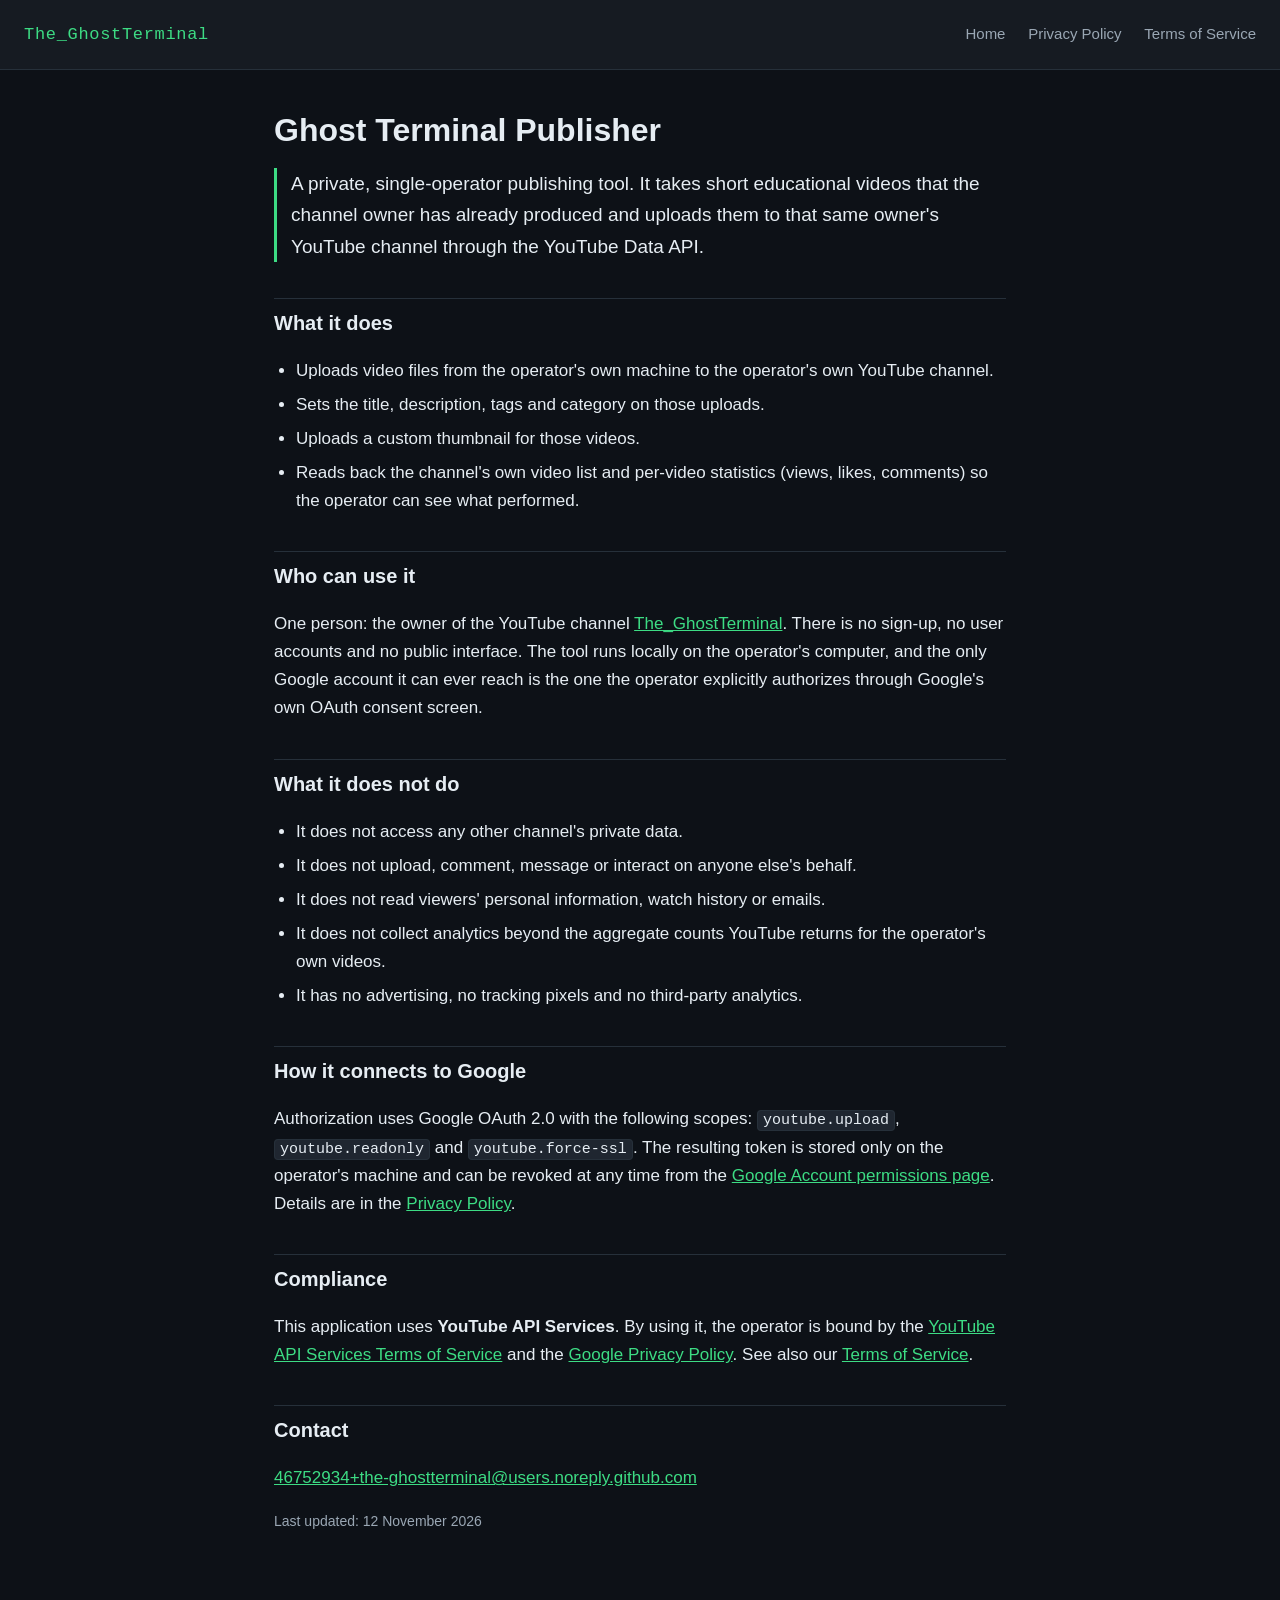
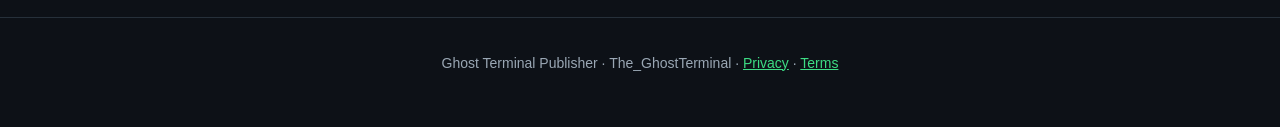
<file: index.html>
<!doctype html>
<html lang="en">
<head>
<meta charset="utf-8">
<meta name="viewport" content="width=device-width,initial-scale=1">
<title>Ghost Terminal Publisher — home</title>
<link rel="stylesheet" href="style.css">
</head>
<body>
<header>
  <p class="brand">The_GhostTerminal</p>
  <nav>
    <a href="index.html">Home</a>
    <a href="privacy.html">Privacy Policy</a>
    <a href="terms.html">Terms of Service</a>
  </nav>
</header>

<main>
<h1>Ghost Terminal Publisher</h1>

<p class="lede">
  A private, single-operator publishing tool. It takes short educational videos
  that the channel owner has already produced and uploads them to that same
  owner's YouTube channel through the YouTube Data API.
</p>

<h2>What it does</h2>
<ul>
  <li>Uploads video files from the operator's own machine to the operator's own
      YouTube channel.</li>
  <li>Sets the title, description, tags and category on those uploads.</li>
  <li>Uploads a custom thumbnail for those videos.</li>
  <li>Reads back the channel's own video list and per-video statistics
      (views, likes, comments) so the operator can see what performed.</li>
</ul>

<h2>Who can use it</h2>
<p>
  One person: the owner of the YouTube channel
  <a href="https://www.youtube.com/@the_ghostterminal">The_GhostTerminal</a>.
  There is no sign-up, no user accounts and no public interface. The tool runs
  locally on the operator's computer, and the only Google account it can ever
  reach is the one the operator explicitly authorizes through Google's own
  OAuth consent screen.
</p>

<h2>What it does not do</h2>
<ul>
  <li>It does not access any other channel's private data.</li>
  <li>It does not upload, comment, message or interact on anyone else's behalf.</li>
  <li>It does not read viewers' personal information, watch history or emails.</li>
  <li>It does not collect analytics beyond the aggregate counts YouTube
      returns for the operator's own videos.</li>
  <li>It has no advertising, no tracking pixels and no third-party analytics.</li>
</ul>

<h2>How it connects to Google</h2>
<p>
  Authorization uses Google OAuth 2.0 with the following scopes:
  <code>youtube.upload</code>, <code>youtube.readonly</code> and
  <code>youtube.force-ssl</code>. The resulting token is stored only on the
  operator's machine and can be revoked at any time from the
  <a href="https://myaccount.google.com/permissions">Google Account permissions page</a>.
  Details are in the <a href="privacy.html">Privacy Policy</a>.
</p>

<h2>Compliance</h2>
<p>
  This application uses <strong>YouTube API Services</strong>. By using it, the
  operator is bound by the
  <a href="https://developers.google.com/youtube/terms/api-services-terms-of-service">YouTube API Services Terms of Service</a>
  and the
  <a href="https://policies.google.com/privacy">Google Privacy Policy</a>.
  See also our <a href="terms.html">Terms of Service</a>.
</p>

<h2>Contact</h2>
<p>
  <a href="mailto:46752934+the-ghostterminal@users.noreply.github.com">46752934+the-ghostterminal@users.noreply.github.com</a>
</p>

<p class="updated">Last updated: 12 November 2026</p>
</main>

<footer>
  <p>Ghost Terminal Publisher · The_GhostTerminal ·
     <a href="privacy.html">Privacy</a> · <a href="terms.html">Terms</a></p>
</footer>
</body>
</html>
</file>
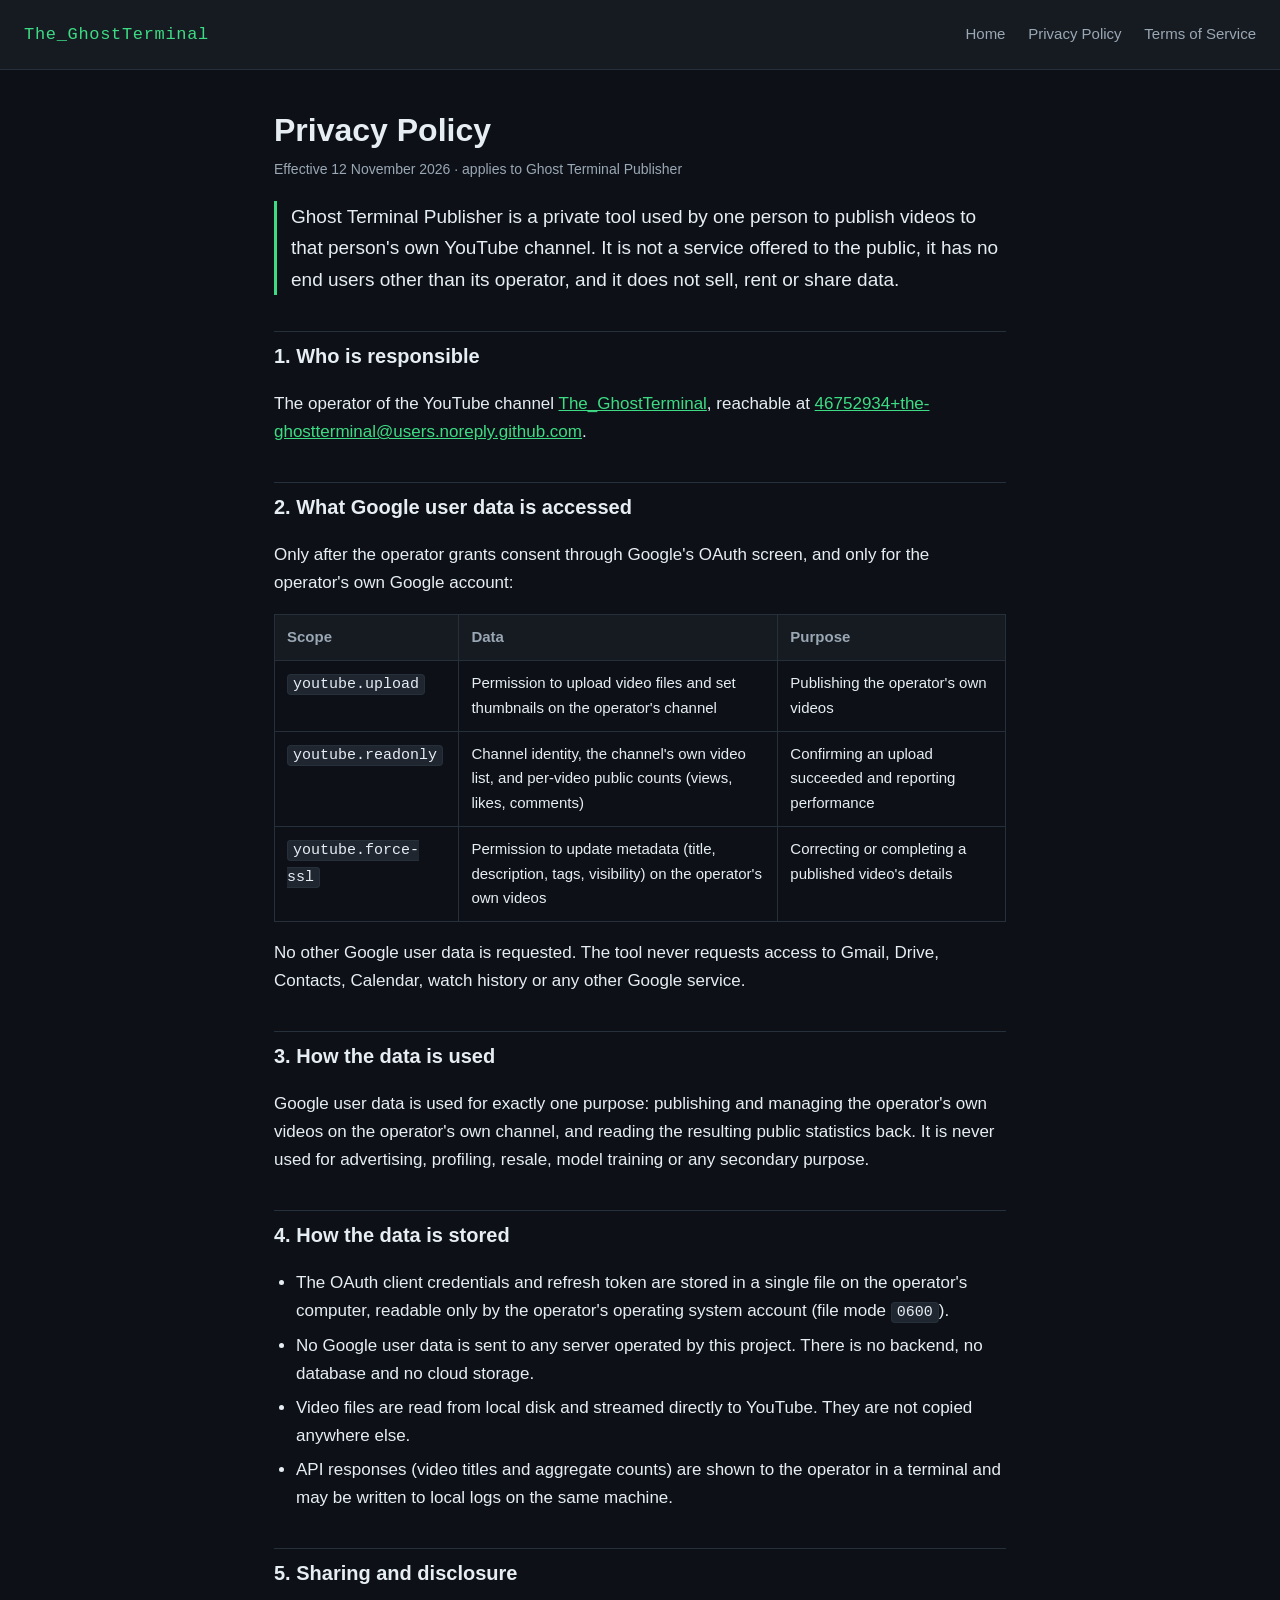
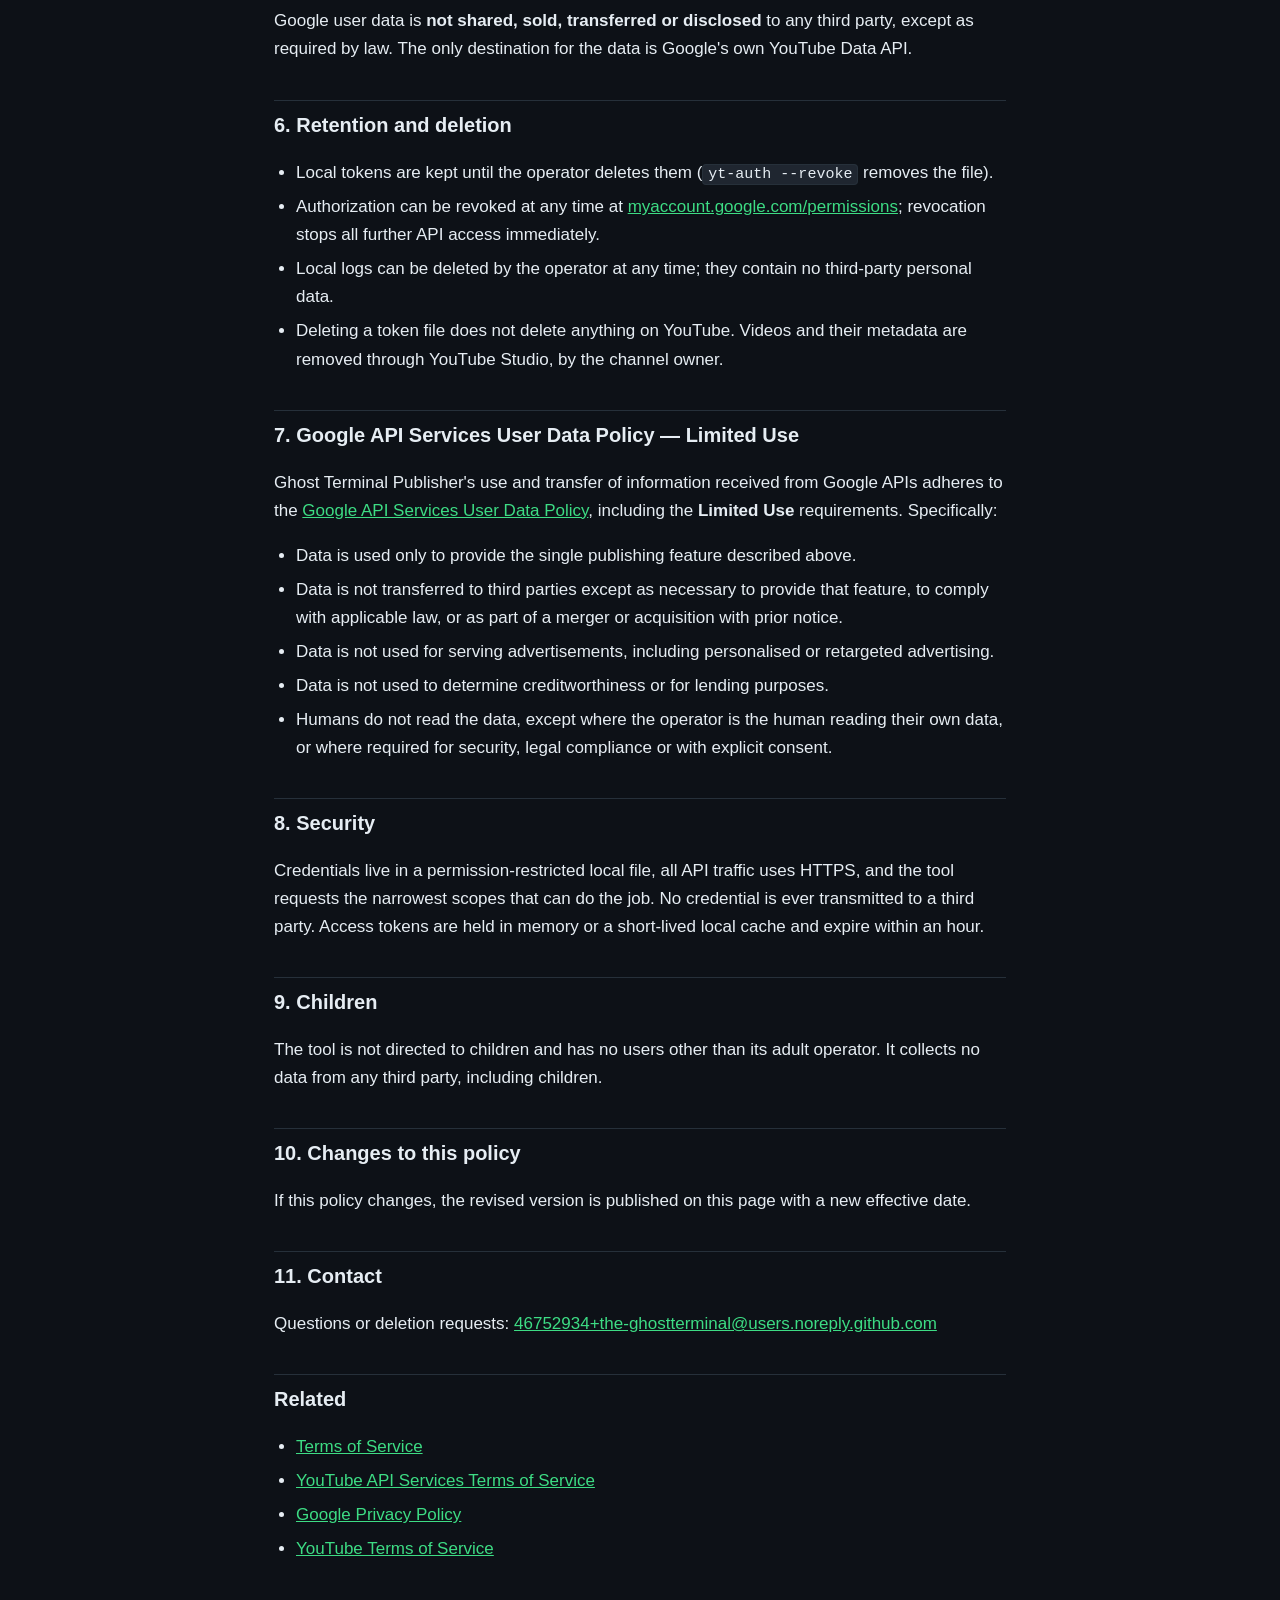
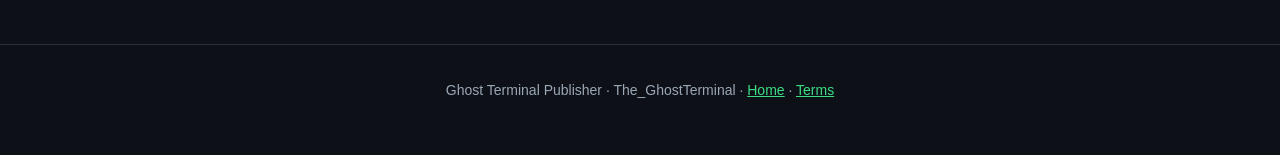
<file: privacy.html>
<!doctype html>
<html lang="en">
<head>
<meta charset="utf-8">
<meta name="viewport" content="width=device-width,initial-scale=1">
<title>Ghost Terminal Publisher — Privacy Policy</title>
<link rel="stylesheet" href="style.css">
</head>
<body>
<header>
  <p class="brand">The_GhostTerminal</p>
  <nav>
    <a href="index.html">Home</a>
    <a href="privacy.html">Privacy Policy</a>
    <a href="terms.html">Terms of Service</a>
  </nav>
</header>

<main>
<h1>Privacy Policy</h1>
<p class="updated">Effective 12 November 2026 · applies to Ghost Terminal Publisher</p>

<p class="lede">
  Ghost Terminal Publisher is a private tool used by one person to publish
  videos to that person's own YouTube channel. It is not a service offered to
  the public, it has no end users other than its operator, and it does not sell,
  rent or share data.
</p>

<h2>1. Who is responsible</h2>
<p>
  The operator of the YouTube channel
  <a href="https://www.youtube.com/@the_ghostterminal">The_GhostTerminal</a>,
  reachable at
  <a href="mailto:46752934+the-ghostterminal@users.noreply.github.com">46752934+the-ghostterminal@users.noreply.github.com</a>.
</p>

<h2>2. What Google user data is accessed</h2>
<p>Only after the operator grants consent through Google's OAuth screen, and only for the operator's own Google account:</p>
<table>
  <thead><tr><th>Scope</th><th>Data</th><th>Purpose</th></tr></thead>
  <tbody>
    <tr>
      <td><code>youtube.upload</code></td>
      <td>Permission to upload video files and set thumbnails on the operator's channel</td>
      <td>Publishing the operator's own videos</td>
    </tr>
    <tr>
      <td><code>youtube.readonly</code></td>
      <td>Channel identity, the channel's own video list, and per-video public counts (views, likes, comments)</td>
      <td>Confirming an upload succeeded and reporting performance</td>
    </tr>
    <tr>
      <td><code>youtube.force-ssl</code></td>
      <td>Permission to update metadata (title, description, tags, visibility) on the operator's own videos</td>
      <td>Correcting or completing a published video's details</td>
    </tr>
  </tbody>
</table>
<p>
  No other Google user data is requested. The tool never requests access to
  Gmail, Drive, Contacts, Calendar, watch history or any other Google service.
</p>

<h2>3. How the data is used</h2>
<p>
  Google user data is used for exactly one purpose: publishing and managing the
  operator's own videos on the operator's own channel, and reading the resulting
  public statistics back. It is never used for advertising, profiling,
  resale, model training or any secondary purpose.
</p>

<h2>4. How the data is stored</h2>
<ul>
  <li>The OAuth client credentials and refresh token are stored in a single
      file on the operator's computer, readable only by the operator's operating
      system account (file mode <code>0600</code>).</li>
  <li>No Google user data is sent to any server operated by this project. There
      is no backend, no database and no cloud storage.</li>
  <li>Video files are read from local disk and streamed directly to YouTube.
      They are not copied anywhere else.</li>
  <li>API responses (video titles and aggregate counts) are shown to the
      operator in a terminal and may be written to local logs on the same
      machine.</li>
</ul>

<h2>5. Sharing and disclosure</h2>
<p>
  Google user data is <strong>not shared, sold, transferred or disclosed</strong>
  to any third party, except as required by law. The only destination for the
  data is Google's own YouTube Data API.
</p>

<h2>6. Retention and deletion</h2>
<ul>
  <li>Local tokens are kept until the operator deletes them
      (<code>yt-auth --revoke</code> removes the file).</li>
  <li>Authorization can be revoked at any time at
      <a href="https://myaccount.google.com/permissions">myaccount.google.com/permissions</a>;
      revocation stops all further API access immediately.</li>
  <li>Local logs can be deleted by the operator at any time; they contain no
      third-party personal data.</li>
  <li>Deleting a token file does not delete anything on YouTube. Videos and their
      metadata are removed through YouTube Studio, by the channel owner.</li>
</ul>

<h2>7. Google API Services User Data Policy — Limited Use</h2>
<p>
  Ghost Terminal Publisher's use and transfer of information received from
  Google APIs adheres to the
  <a href="https://developers.google.com/terms/api-services-user-data-policy">Google API Services User Data Policy</a>,
  including the <strong>Limited Use</strong> requirements. Specifically:
</p>
<ul>
  <li>Data is used only to provide the single publishing feature described above.</li>
  <li>Data is not transferred to third parties except as necessary to provide
      that feature, to comply with applicable law, or as part of a merger or
      acquisition with prior notice.</li>
  <li>Data is not used for serving advertisements, including personalised or
      retargeted advertising.</li>
  <li>Data is not used to determine creditworthiness or for lending purposes.</li>
  <li>Humans do not read the data, except where the operator is the human
      reading their own data, or where required for security, legal compliance
      or with explicit consent.</li>
</ul>

<h2>8. Security</h2>
<p>
  Credentials live in a permission-restricted local file, all API traffic uses
  HTTPS, and the tool requests the narrowest scopes that can do the job. No
  credential is ever transmitted to a third party. Access tokens are held in
  memory or a short-lived local cache and expire within an hour.
</p>

<h2>9. Children</h2>
<p>
  The tool is not directed to children and has no users other than its adult
  operator. It collects no data from any third party, including children.
</p>

<h2>10. Changes to this policy</h2>
<p>
  If this policy changes, the revised version is published on this page with a
  new effective date.
</p>

<h2>11. Contact</h2>
<p>
  Questions or deletion requests:
  <a href="mailto:46752934+the-ghostterminal@users.noreply.github.com">46752934+the-ghostterminal@users.noreply.github.com</a>
</p>

<h2>Related</h2>
<ul>
  <li><a href="terms.html">Terms of Service</a></li>
  <li><a href="https://developers.google.com/youtube/terms/api-services-terms-of-service">YouTube API Services Terms of Service</a></li>
  <li><a href="https://policies.google.com/privacy">Google Privacy Policy</a></li>
  <li><a href="https://www.youtube.com/t/terms">YouTube Terms of Service</a></li>
</ul>
</main>

<footer>
  <p>Ghost Terminal Publisher · The_GhostTerminal ·
     <a href="index.html">Home</a> · <a href="terms.html">Terms</a></p>
</footer>
</body>
</html>
</file>
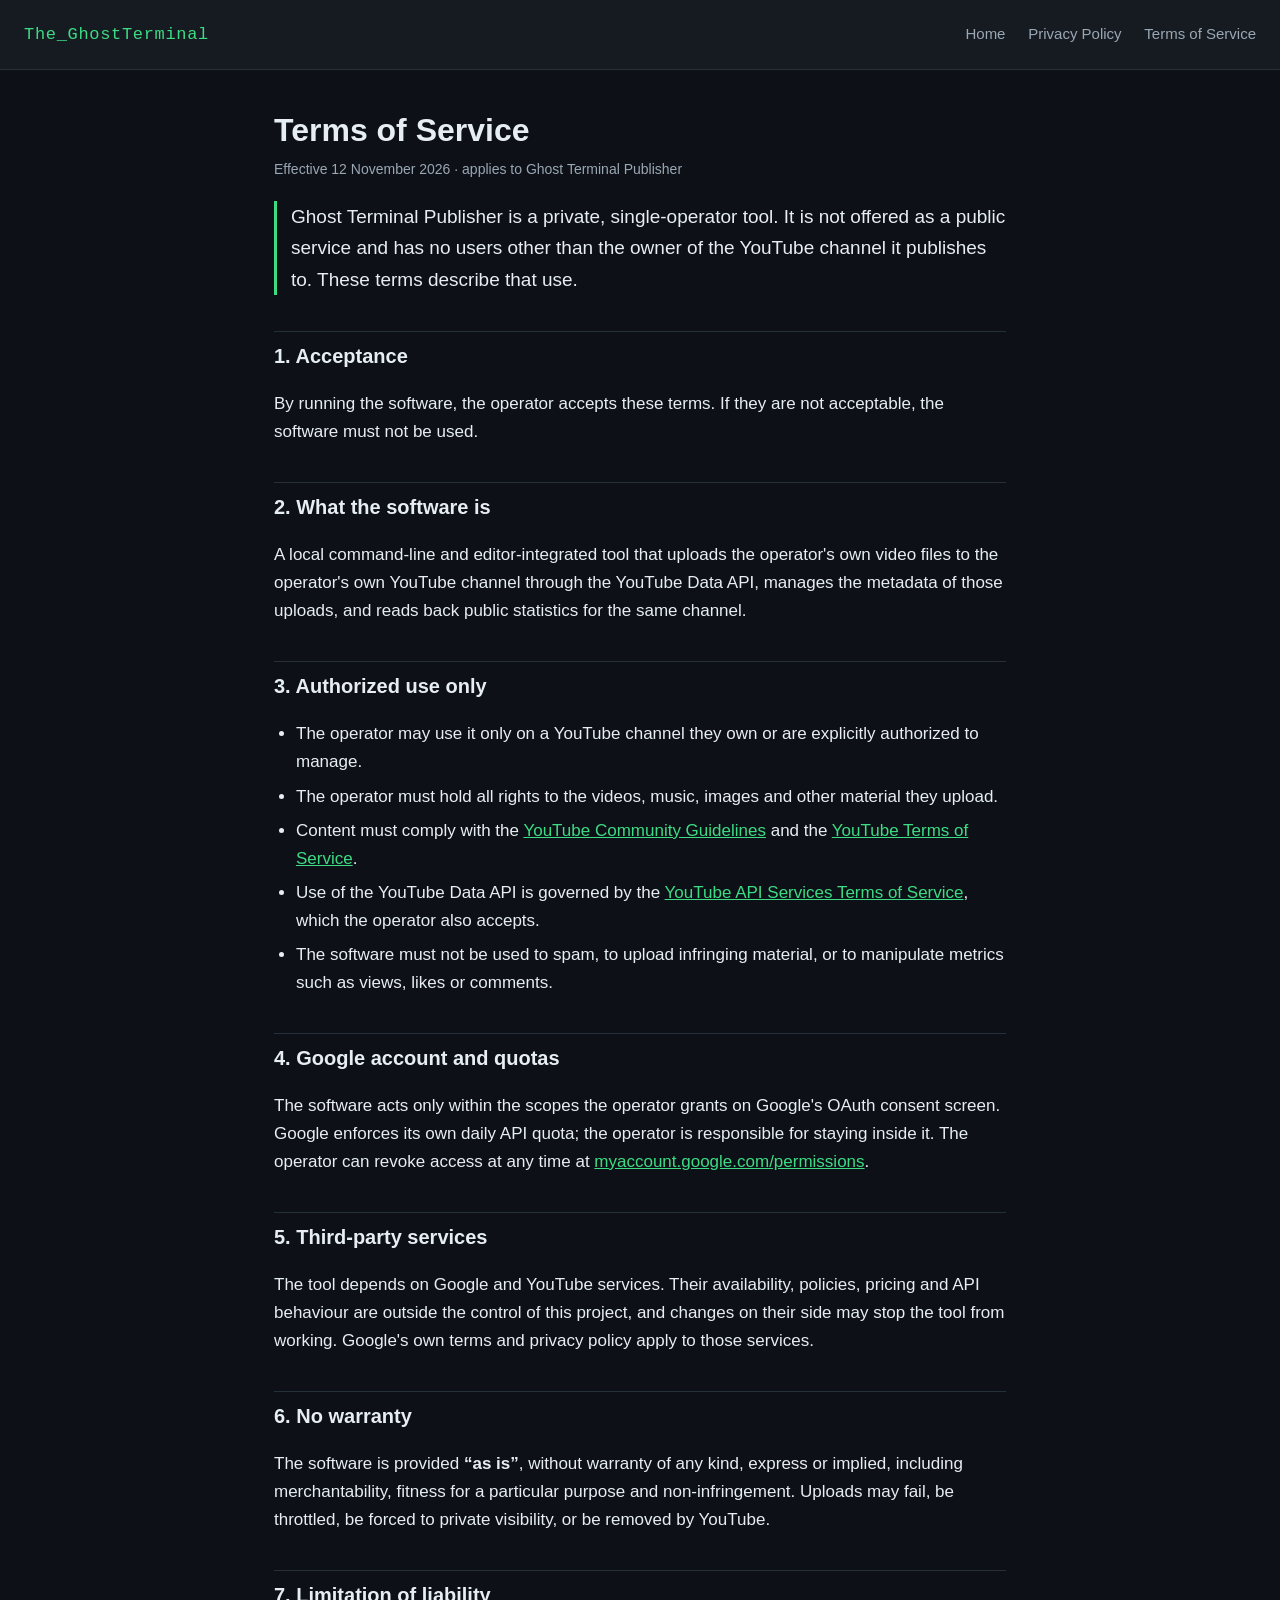
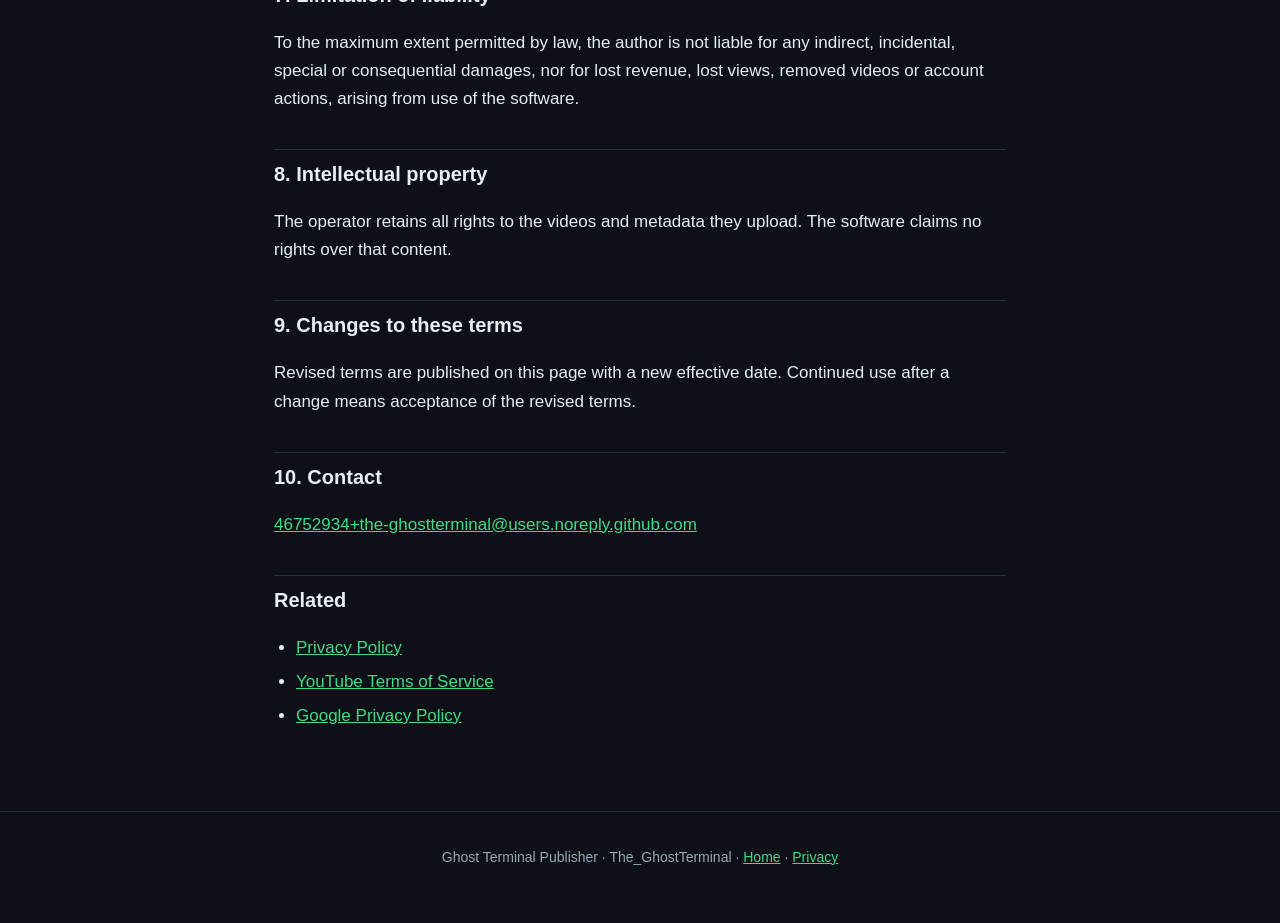
<file: terms.html>
<!doctype html>
<html lang="en">
<head>
<meta charset="utf-8">
<meta name="viewport" content="width=device-width,initial-scale=1">
<title>Ghost Terminal Publisher — Terms of Service</title>
<link rel="stylesheet" href="style.css">
</head>
<body>
<header>
  <p class="brand">The_GhostTerminal</p>
  <nav>
    <a href="index.html">Home</a>
    <a href="privacy.html">Privacy Policy</a>
    <a href="terms.html">Terms of Service</a>
  </nav>
</header>

<main>
<h1>Terms of Service</h1>
<p class="updated">Effective 12 November 2026 · applies to Ghost Terminal Publisher</p>

<p class="lede">
  Ghost Terminal Publisher is a private, single-operator tool. It is not offered
  as a public service and has no users other than the owner of the YouTube
  channel it publishes to. These terms describe that use.
</p>

<h2>1. Acceptance</h2>
<p>
  By running the software, the operator accepts these terms. If they are not
  acceptable, the software must not be used.
</p>

<h2>2. What the software is</h2>
<p>
  A local command-line and editor-integrated tool that uploads the operator's
  own video files to the operator's own YouTube channel through the YouTube Data
  API, manages the metadata of those uploads, and reads back public statistics
  for the same channel.
</p>

<h2>3. Authorized use only</h2>
<ul>
  <li>The operator may use it only on a YouTube channel they own or are
      explicitly authorized to manage.</li>
  <li>The operator must hold all rights to the videos, music, images and other
      material they upload.</li>
  <li>Content must comply with the
      <a href="https://www.youtube.com/howyoutubeworks/policies/community-guidelines/">YouTube Community Guidelines</a>
      and the
      <a href="https://www.youtube.com/t/terms">YouTube Terms of Service</a>.</li>
  <li>Use of the YouTube Data API is governed by the
      <a href="https://developers.google.com/youtube/terms/api-services-terms-of-service">YouTube API Services Terms of Service</a>,
      which the operator also accepts.</li>
  <li>The software must not be used to spam, to upload infringing material, or
      to manipulate metrics such as views, likes or comments.</li>
</ul>

<h2>4. Google account and quotas</h2>
<p>
  The software acts only within the scopes the operator grants on Google's
  OAuth consent screen. Google enforces its own daily API quota; the operator is
  responsible for staying inside it. The operator can revoke access at any time
  at <a href="https://myaccount.google.com/permissions">myaccount.google.com/permissions</a>.
</p>

<h2>5. Third-party services</h2>
<p>
  The tool depends on Google and YouTube services. Their availability, policies,
  pricing and API behaviour are outside the control of this project, and changes
  on their side may stop the tool from working. Google's own terms and privacy
  policy apply to those services.
</p>

<h2>6. No warranty</h2>
<p>
  The software is provided <strong>“as is”</strong>, without warranty of any
  kind, express or implied, including merchantability, fitness for a particular
  purpose and non-infringement. Uploads may fail, be throttled, be forced to
  private visibility, or be removed by YouTube.
</p>

<h2>7. Limitation of liability</h2>
<p>
  To the maximum extent permitted by law, the author is not liable for any
  indirect, incidental, special or consequential damages, nor for lost revenue,
  lost views, removed videos or account actions, arising from use of the
  software.
</p>

<h2>8. Intellectual property</h2>
<p>
  The operator retains all rights to the videos and metadata they upload. The
  software claims no rights over that content.
</p>

<h2>9. Changes to these terms</h2>
<p>
  Revised terms are published on this page with a new effective date. Continued
  use after a change means acceptance of the revised terms.
</p>

<h2>10. Contact</h2>
<p>
  <a href="mailto:46752934+the-ghostterminal@users.noreply.github.com">46752934+the-ghostterminal@users.noreply.github.com</a>
</p>

<h2>Related</h2>
<ul>
  <li><a href="privacy.html">Privacy Policy</a></li>
  <li><a href="https://www.youtube.com/t/terms">YouTube Terms of Service</a></li>
  <li><a href="https://policies.google.com/privacy">Google Privacy Policy</a></li>
</ul>
</main>

<footer>
  <p>Ghost Terminal Publisher · The_GhostTerminal ·
     <a href="index.html">Home</a> · <a href="privacy.html">Privacy</a></p>
</footer>
</body>
</html>
</file>
<file: style.css>
:root {
  --bg: #0d1117;
  --panel: #161b22;
  --ink: #e6edf3;
  --muted: #9aa7b4;
  --accent: #3ddc84;
  --line: #26303a;
}

* { box-sizing: border-box; }

body {
  margin: 0;
  background: var(--bg);
  color: var(--ink);
  font: 17px/1.65 -apple-system, BlinkMacSystemFont, "Segoe UI", Roboto, Helvetica, Arial, sans-serif;
}

header {
  display: flex;
  flex-wrap: wrap;
  gap: 12px 24px;
  align-items: baseline;
  justify-content: space-between;
  padding: 20px 24px;
  border-bottom: 1px solid var(--line);
  background: var(--panel);
}

.brand {
  margin: 0;
  font-family: ui-monospace, SFMono-Regular, Menlo, monospace;
  color: var(--accent);
  letter-spacing: .04em;
}

nav a {
  margin-left: 18px;
  color: var(--muted);
  text-decoration: none;
  font-size: 15px;
}

nav a:hover { color: var(--accent); }

main {
  max-width: 780px;
  margin: 0 auto;
  padding: 40px 24px 64px;
}

h1 {
  font-size: 32px;
  line-height: 1.25;
  margin: 0 0 8px;
}

h2 {
  font-size: 20px;
  margin: 36px 0 10px;
  padding-top: 8px;
  border-top: 1px solid var(--line);
}

.lede {
  font-size: 19px;
  color: var(--ink);
  border-left: 3px solid var(--accent);
  padding-left: 14px;
  margin: 18px 0 28px;
}

.updated {
  color: var(--muted);
  font-size: 14px;
  margin: 0 0 20px;
}

a { color: var(--accent); }

code {
  font-family: ui-monospace, SFMono-Regular, Menlo, monospace;
  font-size: 15px;
  background: #1f2630;
  border: 1px solid var(--line);
  border-radius: 4px;
  padding: 1px 5px;
}

ul { padding-left: 22px; }
li { margin: 6px 0; }

table {
  width: 100%;
  border-collapse: collapse;
  margin: 16px 0;
  font-size: 15px;
}

th, td {
  text-align: left;
  vertical-align: top;
  padding: 10px 12px;
  border: 1px solid var(--line);
}

th { background: var(--panel); color: var(--muted); font-weight: 600; }

footer {
  border-top: 1px solid var(--line);
  padding: 20px 24px 40px;
  color: var(--muted);
  font-size: 14px;
  text-align: center;
}

@media (max-width: 560px) {
  nav a { margin: 0 14px 0 0; }
  h1 { font-size: 26px; }
}
</file>
